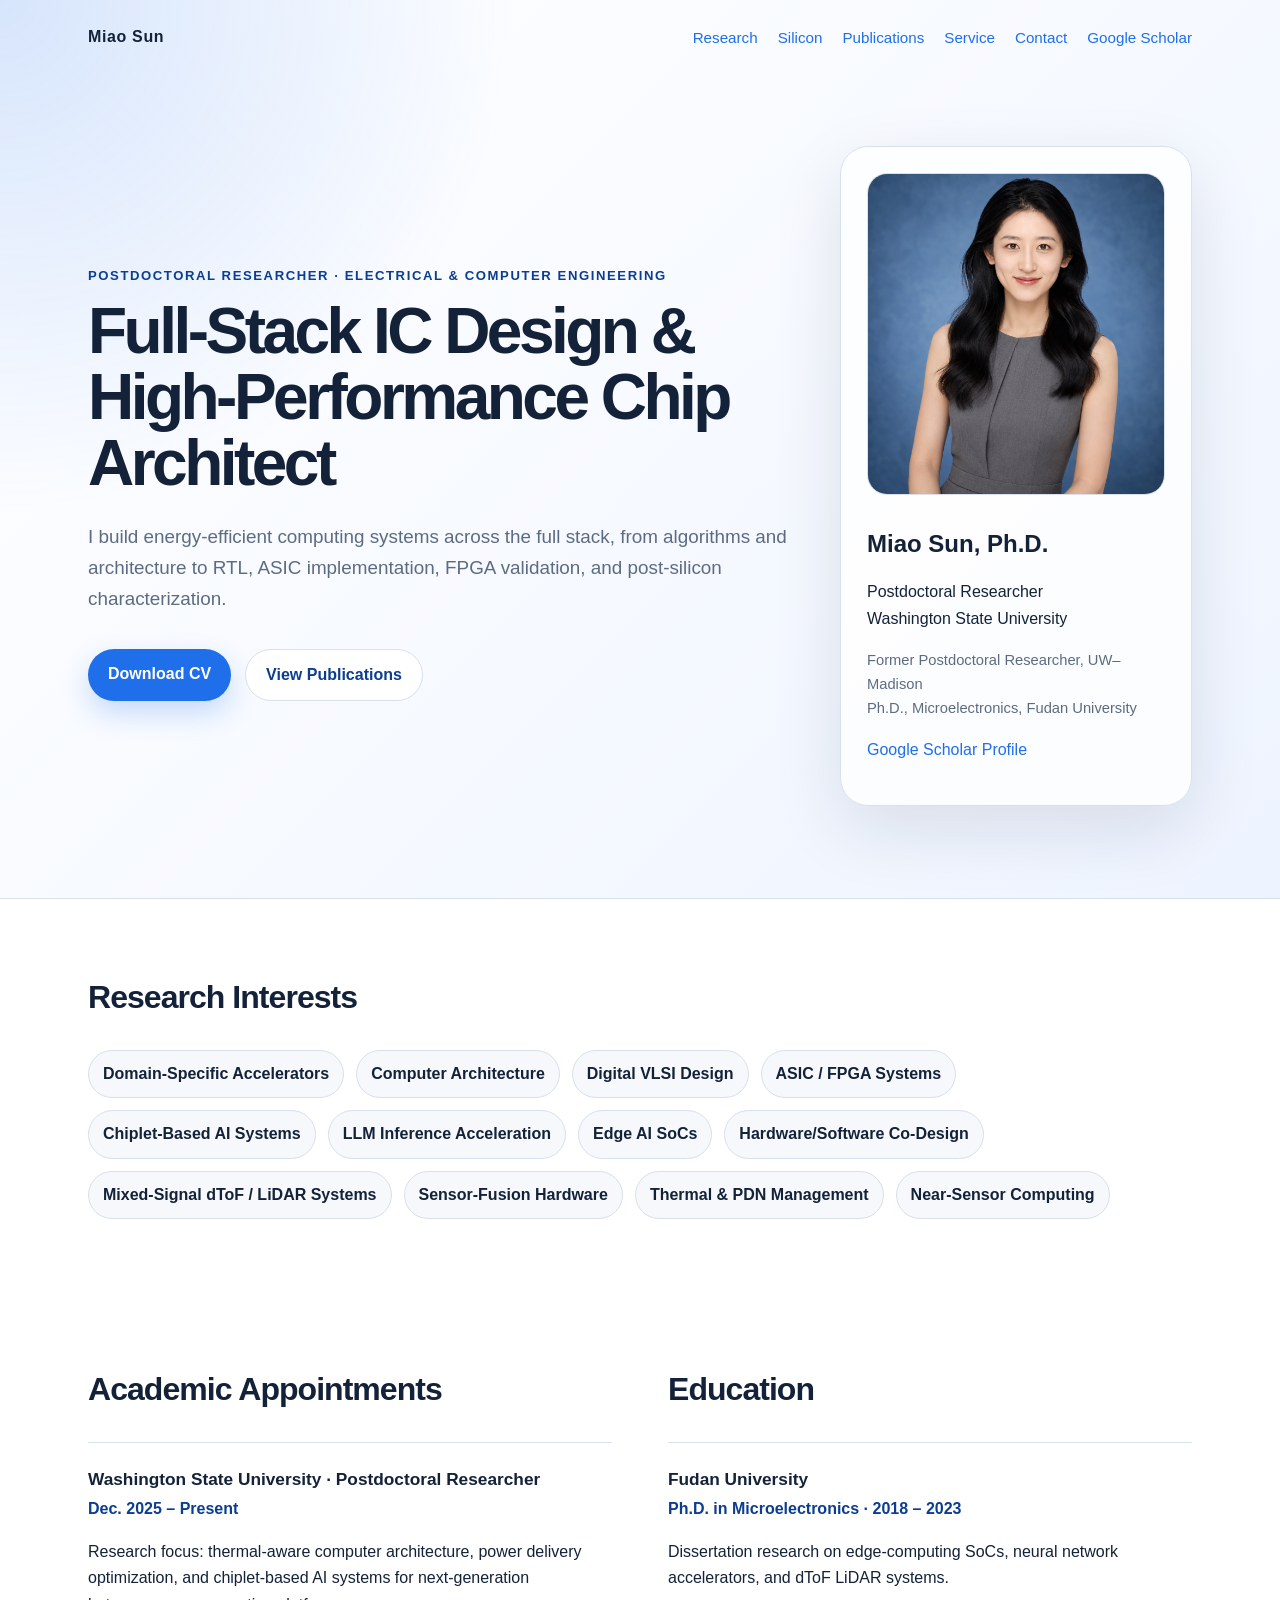
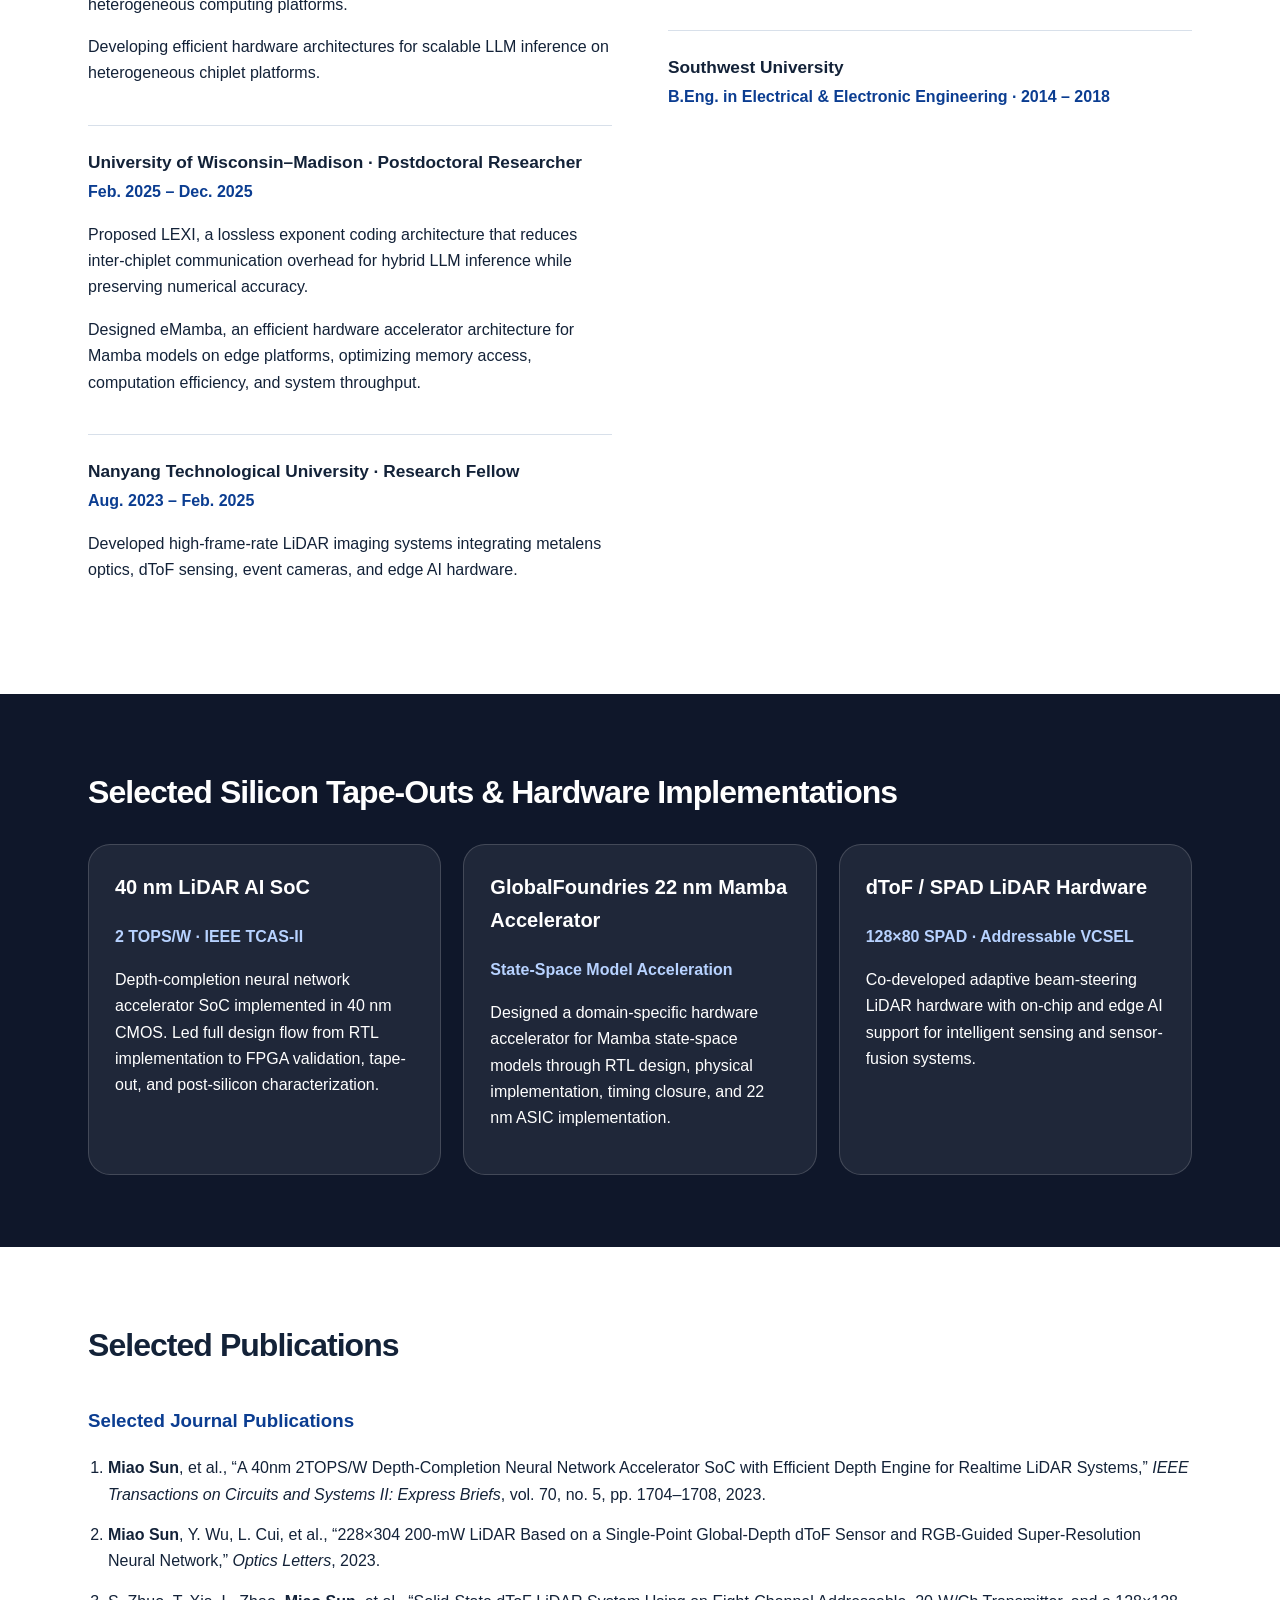
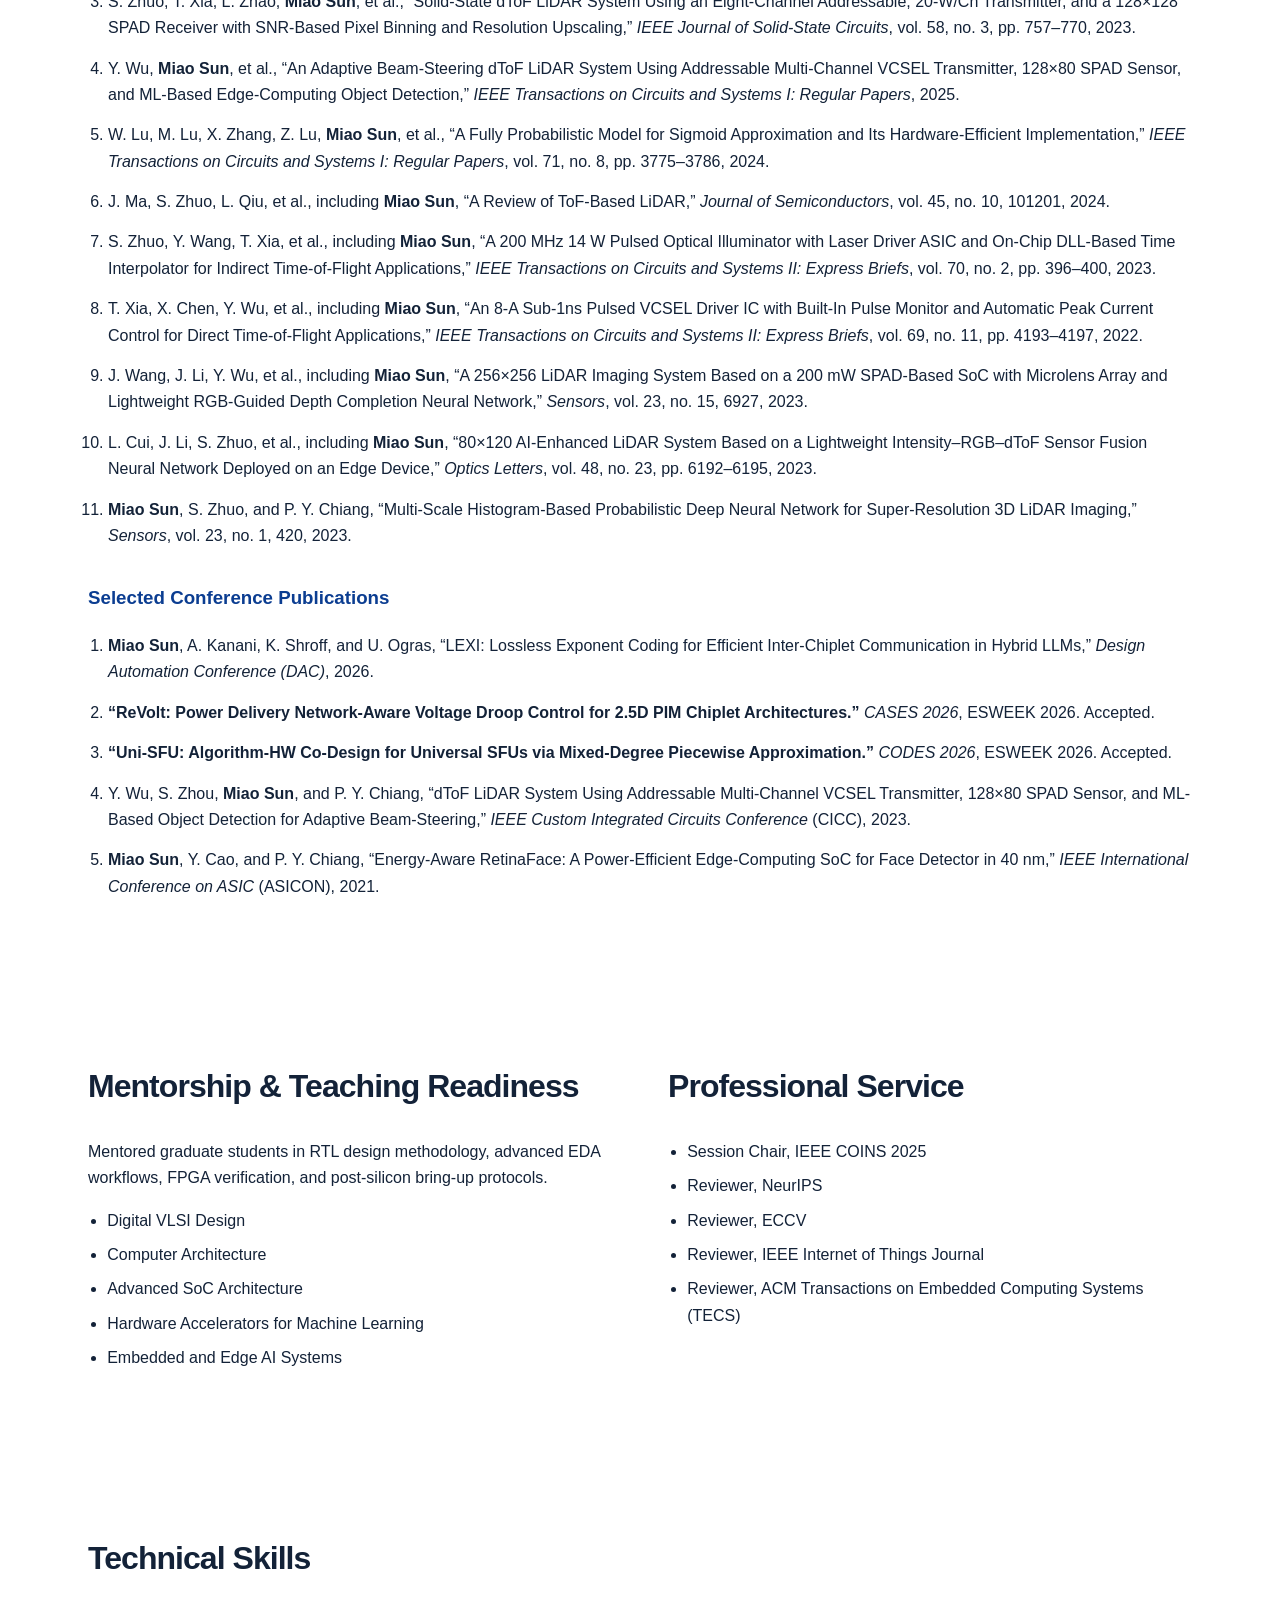
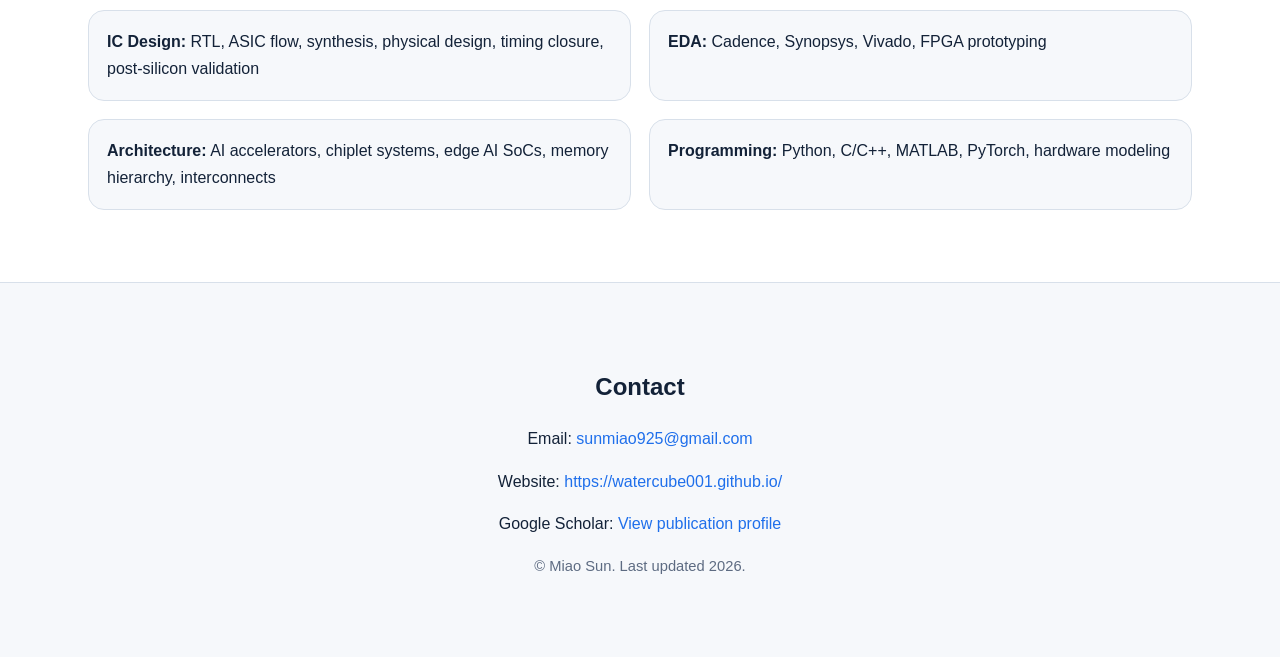
<file: index.html>
<!DOCTYPE html>
<html lang="en">
<head>
  <meta charset="UTF-8" />
  <meta name="viewport" content="width=device-width, initial-scale=1.0" />
  <title>Miao Sun | Full-Stack IC Design & High-Performance Chip Architect</title>
  <meta name="description" content="Miao Sun's academic homepage: IC design, computer architecture, domain-specific accelerators, edge AI SoCs, chiplet systems, and LiDAR hardware." />
  <link rel="stylesheet" href="style.css" />
</head>
<body>
  <header class="hero">
    <nav class="nav">
      <div class="brand">Miao Sun</div>
      <div class="links">
        <a href="#research">Research</a>
        <a href="#silicon">Silicon</a>
        <a href="#publications">Publications</a>
        <a href="#service">Service</a>
        <a href="#contact">Contact</a>
        <a href="https://scholar.google.com/citations?hl=en&user=QKsAqpoAAAAJ" target="_blank" rel="noopener noreferrer">Google Scholar</a>
      </div>
    </nav>

    <section class="hero-grid">
      <div class="hero-text">
        <p class="eyebrow">Postdoctoral Researcher · Electrical & Computer Engineering</p>
        <h1>Full-Stack IC Design &<br />High-Performance Chip Architect</h1>
        <p class="subtitle">
          I build energy-efficient computing systems across the full stack, from algorithms and architecture
          to RTL, ASIC implementation, FPGA validation, and post-silicon characterization.
        </p>
        <div class="cta-row">
          <a class="button" href="Sun_Miao_CV.pdf">Download CV</a>
          <a class="button ghost" href="#publications">View Publications</a>
        </div>
      </div>
      <div class="profile-card">
        <img src="assets/profile.png" alt="Miao Sun profile photo" />
        <h2>Miao Sun, Ph.D.</h2>
        <p>Postdoctoral Researcher<br />Washington State University</p>
        <p class="small">Former Postdoctoral Researcher, UW–Madison<br />Ph.D., Microelectronics, Fudan University</p>
        <p><a href="https://scholar.google.com/citations?hl=en&user=QKsAqpoAAAAJ" target="_blank" rel="noopener noreferrer">Google Scholar Profile</a></p>
      </div>
    </section>
  </header>

  <main>
    <section id="research" class="section">
      <h2>Research Interests</h2>
      <div class="tag-grid">
        <span>Domain-Specific Accelerators</span>
        <span>Computer Architecture</span>
        <span>Digital VLSI Design</span>
        <span>ASIC / FPGA Systems</span>
        <span>Chiplet-Based AI Systems</span>
        <span>LLM Inference Acceleration</span>
        <span>Edge AI SoCs</span>
        <span>Hardware/Software Co-Design</span>
        <span>Mixed-Signal dToF / LiDAR Systems</span>
        <span>Sensor-Fusion Hardware</span>
        <span>Thermal & PDN Management</span>
        <span>Near-Sensor Computing</span>
      </div>
    </section>

    <section class="section split">
      <div>
        <h2>Academic Appointments</h2>
        <div class="item">
          <h3>Washington State University · Postdoctoral Researcher</h3>
          <p class="date">Dec. 2025 – Present</p>
          <p>Research focus: thermal-aware computer architecture, power delivery optimization, and chiplet-based AI systems for next-generation heterogeneous computing platforms.</p>
          <p>Developing efficient hardware architectures for scalable LLM inference on heterogeneous chiplet platforms.</p>
        </div>
        <div class="item">
          <h3>University of Wisconsin–Madison · Postdoctoral Researcher</h3>
          <p class="date">Feb. 2025 – Dec. 2025</p>
          <p>Proposed LEXI, a lossless exponent coding architecture that reduces inter-chiplet communication overhead for hybrid LLM inference while preserving numerical accuracy.</p>
          <p>Designed eMamba, an efficient hardware accelerator architecture for Mamba models on edge platforms, optimizing memory access, computation efficiency, and system throughput.</p>
        </div>
        <div class="item">
          <h3>Nanyang Technological University · Research Fellow</h3>
          <p class="date">Aug. 2023 – Feb. 2025</p>
          <p>Developed high-frame-rate LiDAR imaging systems integrating metalens optics, dToF sensing, event cameras, and edge AI hardware.</p>
        </div>
      </div>

      <div>
        <h2>Education</h2>
        <div class="item">
          <h3>Fudan University</h3>
          <p class="date">Ph.D. in Microelectronics · 2018 – 2023</p>
          <p>Dissertation research on edge-computing SoCs, neural network accelerators, and dToF LiDAR systems.</p>
        </div>
        <div class="item">
          <h3>Southwest University</h3>
          <p class="date">B.Eng. in Electrical & Electronic Engineering · 2014 – 2018</p>
        </div>
      </div>
    </section>

    <section id="silicon" class="section dark">
      <h2>Selected Silicon Tape-Outs & Hardware Implementations</h2>
      <div class="cards">
        <article class="card">
          <h3>40 nm LiDAR AI SoC</h3>
          <p class="metric">2 TOPS/W · IEEE TCAS-II</p>
          <p>Depth-completion neural network accelerator SoC implemented in 40 nm CMOS. Led full design flow from RTL implementation to FPGA validation, tape-out, and post-silicon characterization.</p>
        </article>
        <article class="card">
          <h3>GlobalFoundries 22 nm Mamba Accelerator</h3>
          <p class="metric">State-Space Model Acceleration</p>
          <p>Designed a domain-specific hardware accelerator for Mamba state-space models through RTL design, physical implementation, timing closure, and 22 nm ASIC implementation.</p>
        </article>
        <article class="card">
          <h3>dToF / SPAD LiDAR Hardware</h3>
          <p class="metric">128×80 SPAD · Addressable VCSEL</p>
          <p>Co-developed adaptive beam-steering LiDAR hardware with on-chip and edge AI support for intelligent sensing and sensor-fusion systems.</p>
        </article>
      </div>
    </section>

    <section id="publications" class="section">
      <h2>Selected Publications</h2>
      <h3 class="subhead">Selected Journal Publications</h3>
      <ol class="pub-list">
        <li><strong>Miao Sun</strong>, et al., “A 40nm 2TOPS/W Depth-Completion Neural Network Accelerator SoC with Efficient Depth Engine for Realtime LiDAR Systems,” <em>IEEE Transactions on Circuits and Systems II: Express Briefs</em>, vol. 70, no. 5, pp. 1704–1708, 2023.</li>
        <li><strong>Miao Sun</strong>, Y. Wu, L. Cui, et al., “228×304 200-mW LiDAR Based on a Single-Point Global-Depth dToF Sensor and RGB-Guided Super-Resolution Neural Network,” <em>Optics Letters</em>, 2023.</li>
        <li>S. Zhuo, T. Xia, L. Zhao, <strong>Miao Sun</strong>, et al., “Solid-State dToF LiDAR System Using an Eight-Channel Addressable, 20-W/Ch Transmitter, and a 128×128 SPAD Receiver with SNR-Based Pixel Binning and Resolution Upscaling,” <em>IEEE Journal of Solid-State Circuits</em>, vol. 58, no. 3, pp. 757–770, 2023.</li>
        <li>Y. Wu, <strong>Miao Sun</strong>, et al., “An Adaptive Beam-Steering dToF LiDAR System Using Addressable Multi-Channel VCSEL Transmitter, 128×80 SPAD Sensor, and ML-Based Edge-Computing Object Detection,” <em>IEEE Transactions on Circuits and Systems I: Regular Papers</em>, 2025.</li>
        <li>W. Lu, M. Lu, X. Zhang, Z. Lu, <strong>Miao Sun</strong>, et al., “A Fully Probabilistic Model for Sigmoid Approximation and Its Hardware-Efficient Implementation,” <em>IEEE Transactions on Circuits and Systems I: Regular Papers</em>, vol. 71, no. 8, pp. 3775–3786, 2024.</li>
        <li>J. Ma, S. Zhuo, L. Qiu, et al., including <strong>Miao Sun</strong>, “A Review of ToF-Based LiDAR,” <em>Journal of Semiconductors</em>, vol. 45, no. 10, 101201, 2024.</li>
        <li>S. Zhuo, Y. Wang, T. Xia, et al., including <strong>Miao Sun</strong>, “A 200 MHz 14 W Pulsed Optical Illuminator with Laser Driver ASIC and On-Chip DLL-Based Time Interpolator for Indirect Time-of-Flight Applications,” <em>IEEE Transactions on Circuits and Systems II: Express Briefs</em>, vol. 70, no. 2, pp. 396–400, 2023.</li>
        <li>T. Xia, X. Chen, Y. Wu, et al., including <strong>Miao Sun</strong>, “An 8-A Sub-1ns Pulsed VCSEL Driver IC with Built-In Pulse Monitor and Automatic Peak Current Control for Direct Time-of-Flight Applications,” <em>IEEE Transactions on Circuits and Systems II: Express Briefs</em>, vol. 69, no. 11, pp. 4193–4197, 2022.</li>
        <li>J. Wang, J. Li, Y. Wu, et al., including <strong>Miao Sun</strong>, “A 256×256 LiDAR Imaging System Based on a 200 mW SPAD-Based SoC with Microlens Array and Lightweight RGB-Guided Depth Completion Neural Network,” <em>Sensors</em>, vol. 23, no. 15, 6927, 2023.</li>
        <li>L. Cui, J. Li, S. Zhuo, et al., including <strong>Miao Sun</strong>, “80×120 AI-Enhanced LiDAR System Based on a Lightweight Intensity–RGB–dToF Sensor Fusion Neural Network Deployed on an Edge Device,” <em>Optics Letters</em>, vol. 48, no. 23, pp. 6192–6195, 2023.</li>
        <li><strong>Miao Sun</strong>, S. Zhuo, and P. Y. Chiang, “Multi-Scale Histogram-Based Probabilistic Deep Neural Network for Super-Resolution 3D LiDAR Imaging,” <em>Sensors</em>, vol. 23, no. 1, 420, 2023.</li>
      </ol>

      <h3 class="subhead">Selected Conference Publications</h3>
      <ol class="pub-list">
        <li><strong>Miao Sun</strong>, A. Kanani, K. Shroff, and U. Ogras, “LEXI: Lossless Exponent Coding for Efficient Inter-Chiplet Communication in Hybrid LLMs,” <em>Design Automation Conference (DAC)</em>, 2026.</li>
        <li><strong>“ReVolt: Power Delivery Network-Aware Voltage Droop Control for 2.5D PIM Chiplet Architectures.”</strong> <em>CASES 2026</em>, ESWEEK 2026. Accepted.</li>
        <li><strong>“Uni-SFU: Algorithm-HW Co-Design for Universal SFUs via Mixed-Degree Piecewise Approximation.”</strong> <em>CODES 2026</em>, ESWEEK 2026. Accepted.</li>
        <li>Y. Wu, S. Zhou, <strong>Miao Sun</strong>, and P. Y. Chiang, “dToF LiDAR System Using Addressable Multi-Channel VCSEL Transmitter, 128×80 SPAD Sensor, and ML-Based Object Detection for Adaptive Beam-Steering,” <em>IEEE Custom Integrated Circuits Conference</em> (CICC), 2023.</li>
        <li><strong>Miao Sun</strong>, Y. Cao, and P. Y. Chiang, “Energy-Aware RetinaFace: A Power-Efficient Edge-Computing SoC for Face Detector in 40 nm,” <em>IEEE International Conference on ASIC</em> (ASICON), 2021.</li>
      </ol>
    </section>

    <section class="section split">
      <div>
        <h2>Mentorship & Teaching Readiness</h2>
        <p>Mentored graduate students in RTL design methodology, advanced EDA workflows, FPGA verification, and post-silicon bring-up protocols.</p>
        <ul class="clean-list">
          <li>Digital VLSI Design</li>
          <li>Computer Architecture</li>
          <li>Advanced SoC Architecture</li>
          <li>Hardware Accelerators for Machine Learning</li>
          <li>Embedded and Edge AI Systems</li>
        </ul>
      </div>
      <div id="service">
        <h2>Professional Service</h2>
        <ul class="clean-list">
          <li>Session Chair, IEEE COINS 2025</li>
          <li>Reviewer, NeurIPS</li>
          <li>Reviewer, ECCV</li>
          <li>Reviewer, IEEE Internet of Things Journal</li>
          <li>Reviewer, ACM Transactions on Embedded Computing Systems (TECS)</li>
        </ul>
      </div>
    </section>

    <section class="section">
      <h2>Technical Skills</h2>
      <div class="skill-grid">
        <div><strong>IC Design:</strong> RTL, ASIC flow, synthesis, physical design, timing closure, post-silicon validation</div>
        <div><strong>EDA:</strong> Cadence, Synopsys, Vivado, FPGA prototyping</div>
        <div><strong>Architecture:</strong> AI accelerators, chiplet systems, edge AI SoCs, memory hierarchy, interconnects</div>
        <div><strong>Programming:</strong> Python, C/C++, MATLAB, PyTorch, hardware modeling</div>
      </div>
    </section>
  </main>

  <footer id="contact" class="footer">
    <h2>Contact</h2>
    <p>Email: <a href="mailto:sunmiao925@gmail.com">sunmiao925@gmail.com</a></p>
    <p>Website: <a href="https://watercube001.github.io/">https://watercube001.github.io/</a></p>
    <p>Google Scholar: <a href="https://scholar.google.com/citations?hl=en&user=QKsAqpoAAAAJ" target="_blank" rel="noopener noreferrer">View publication profile</a></p>
    <p class="small">© Miao Sun. Last updated 2026.</p>
  </footer>
</body>
</html>
</file>
<file: style.css>
* { box-sizing: border-box; }

:root {
  --ink: #132238;
  --muted: #5d6b82;
  --line: #d8e0ea;
  --soft: #f6f8fb;
  --accent: #1f6feb;
  --accent-dark: #0b3d91;
  --dark: #0f172a;
  --white: #ffffff;
}

body {
  margin: 0;
  font-family: Inter, -apple-system, BlinkMacSystemFont, "Segoe UI", Arial, sans-serif;
  color: var(--ink);
  background: var(--white);
  line-height: 1.65;
}

a { color: var(--accent); text-decoration: none; }
a:hover { text-decoration: underline; }

.hero {
  background: radial-gradient(circle at top left, rgba(31,111,235,0.18), transparent 32rem),
              linear-gradient(135deg, #ffffff 0%, #eef4ff 100%);
  border-bottom: 1px solid var(--line);
}

.nav {
  max-width: 1160px;
  margin: 0 auto;
  padding: 24px 28px;
  display: flex;
  justify-content: space-between;
  align-items: center;
}

.brand { font-weight: 800; letter-spacing: 0.04em; }
.links { display: flex; gap: 20px; font-size: 0.95rem; }

.hero-grid {
  max-width: 1160px;
  margin: 0 auto;
  padding: 72px 28px 92px;
  display: grid;
  grid-template-columns: 1.7fr 0.85fr;
  gap: 48px;
  align-items: center;
}

.eyebrow {
  color: var(--accent-dark);
  text-transform: uppercase;
  font-size: 0.82rem;
  font-weight: 800;
  letter-spacing: 0.12em;
}

h1 {
  font-size: clamp(2.5rem, 5vw, 4.8rem);
  line-height: 1.03;
  margin: 10px 0 24px;
  letter-spacing: -0.055em;
}

.subtitle { max-width: 790px; font-size: 1.18rem; color: var(--muted); }
.cta-row { margin-top: 34px; display: flex; gap: 14px; flex-wrap: wrap; }

.button {
  display: inline-block;
  padding: 12px 20px;
  border-radius: 999px;
  background: var(--accent);
  color: white;
  font-weight: 700;
  box-shadow: 0 12px 28px rgba(31,111,235,0.23);
}

.button:hover { text-decoration: none; transform: translateY(-1px); }
.button.ghost { background: white; color: var(--accent-dark); border: 1px solid var(--line); box-shadow: none; }

.profile-card {
  background: rgba(255,255,255,0.82);
  border: 1px solid var(--line);
  border-radius: 28px;
  padding: 26px;
  box-shadow: 0 24px 70px rgba(15,23,42,0.11);
}

.profile-card img {
  width: 100%;
  aspect-ratio: 1 / 1.08;
  object-fit: cover;
  border-radius: 20px;
  border: 1px solid var(--line);
  background: var(--soft);
}

.profile-card h2 { margin-bottom: 4px; }
.small { color: var(--muted); font-size: 0.92rem; }

.section { max-width: 1160px; margin: 0 auto; padding: 72px 28px; }
.section h2 { font-size: 2rem; margin: 0 0 26px; letter-spacing: -0.03em; }

.split { display: grid; grid-template-columns: 1fr 1fr; gap: 56px; }

.item { padding: 22px 0; border-top: 1px solid var(--line); }
.item h3 { margin: 0; font-size: 1.08rem; }
.date { color: var(--accent-dark); font-weight: 700; margin: 3px 0 12px; }

.tag-grid { display: flex; flex-wrap: wrap; gap: 12px; }
.tag-grid span {
  padding: 10px 14px;
  border-radius: 999px;
  background: var(--soft);
  border: 1px solid var(--line);
  color: var(--ink);
  font-weight: 650;
}

.dark { max-width: none; background: var(--dark); color: var(--white); }
.dark > h2, .dark > .cards { max-width: 1104px; margin-left: auto; margin-right: auto; }

.cards { display: grid; grid-template-columns: repeat(3, 1fr); gap: 22px; }
.card {
  background: rgba(255,255,255,0.07);
  border: 1px solid rgba(255,255,255,0.16);
  border-radius: 22px;
  padding: 26px;
}

.card h3 { margin-top: 0; font-size: 1.25rem; }
.metric { color: #b7d2ff; font-weight: 800; }

.subhead { margin-top: 34px; color: var(--accent-dark); }
.pub-list { padding-left: 1.25rem; }
.pub-list li { margin-bottom: 14px; }
.clean-list { padding-left: 1.2rem; }
.clean-list li { margin: 8px 0; }

.skill-grid { display: grid; grid-template-columns: repeat(2, 1fr); gap: 18px; }
.skill-grid div {
  padding: 18px;
  border-radius: 16px;
  background: var(--soft);
  border: 1px solid var(--line);
}

.footer { text-align: center; padding: 64px 28px; background: var(--soft); border-top: 1px solid var(--line); }

@media (max-width: 820px) {
  .links { display: none; }
  .hero-grid, .split, .cards, .skill-grid { grid-template-columns: 1fr; }
  .hero-grid { padding-top: 40px; }
}
</file>
